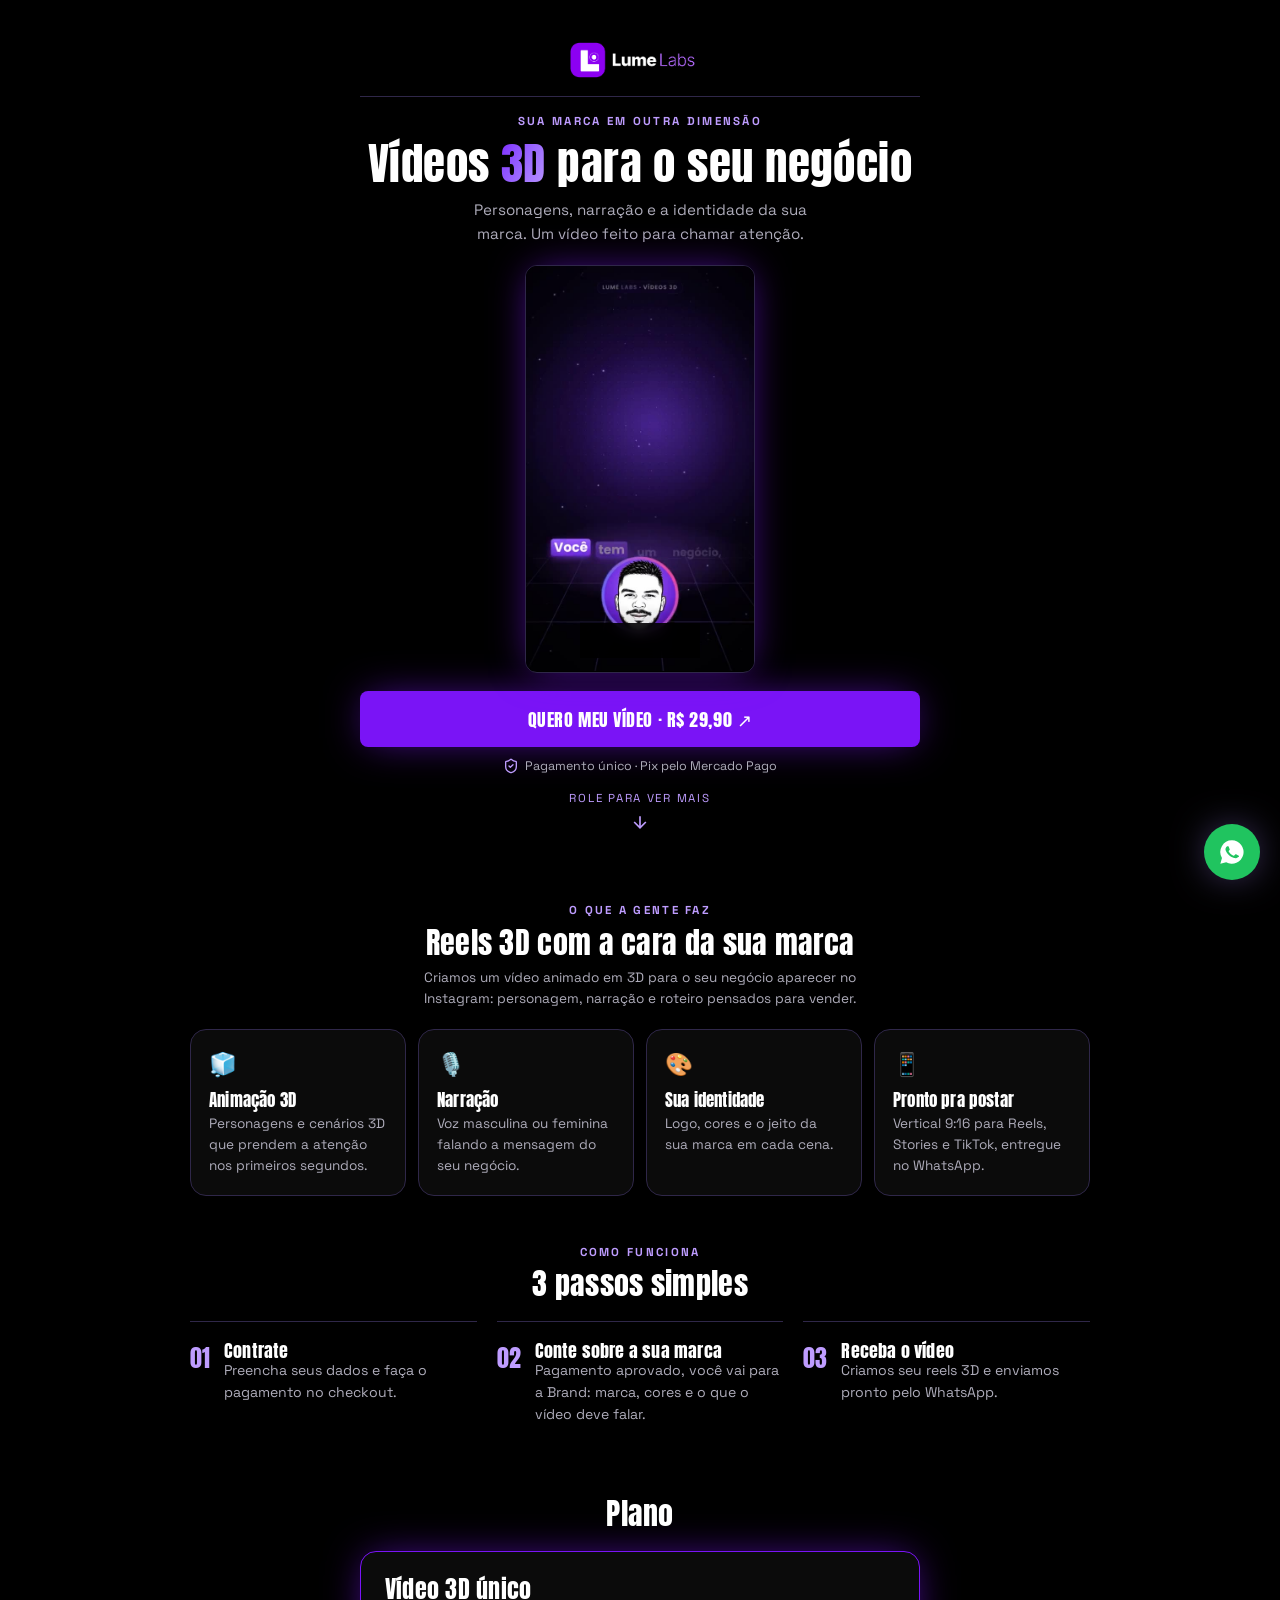
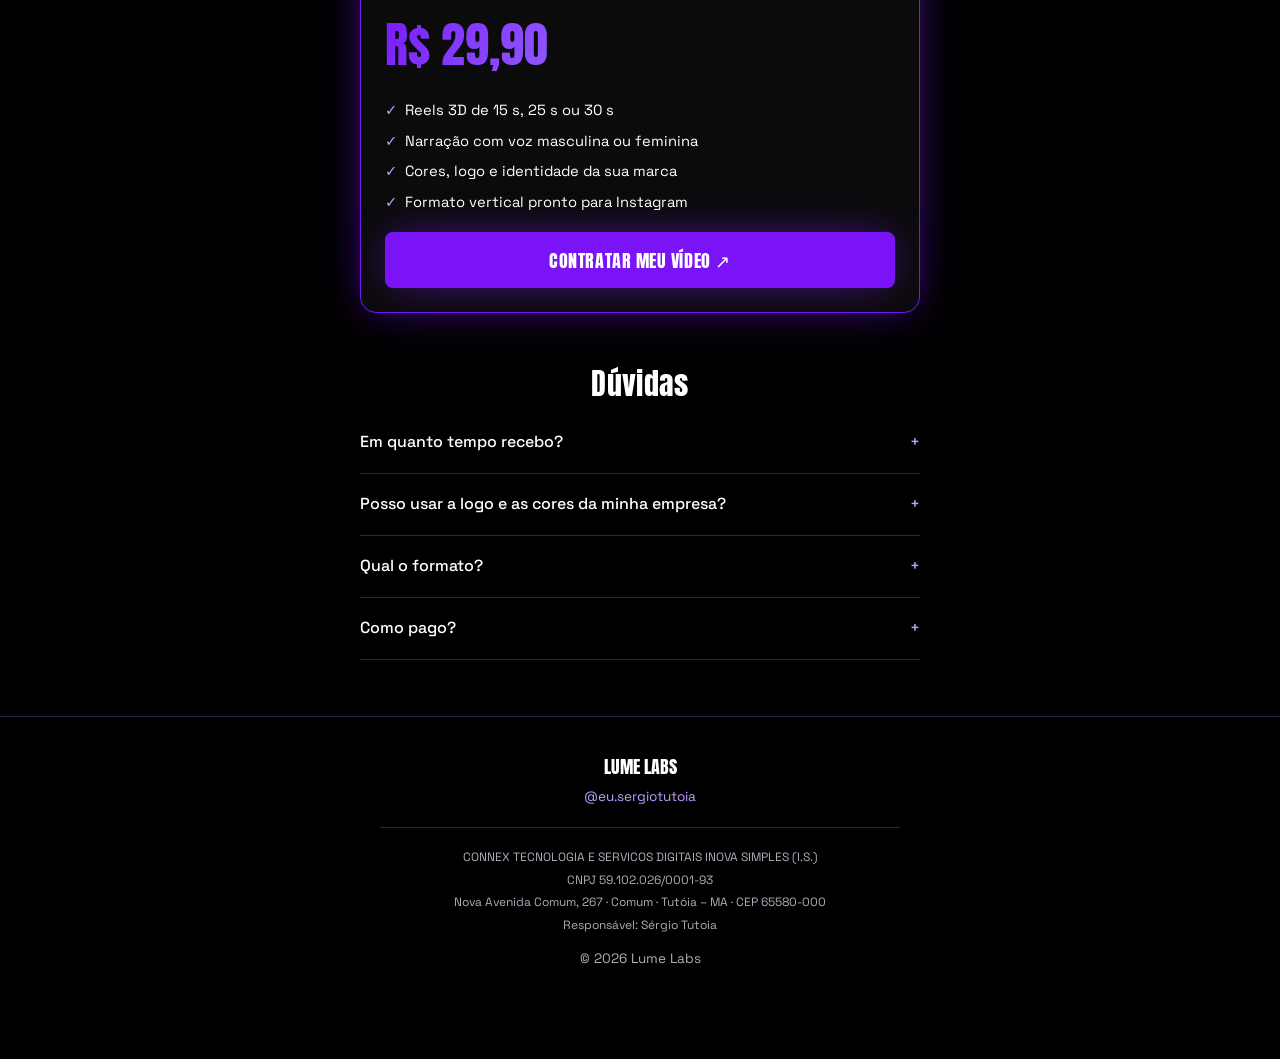
<file: index.html>
<!DOCTYPE html>
<html lang="pt-BR">
<head>
  <meta charset="UTF-8" />
  <meta name="viewport" content="width=device-width, initial-scale=1" />
  <title>Lume Labs | Vídeos 3D que fazem seu negócio aparecer</title>
  <meta name="description" content="Reels 3D personalizados com narração e a cara da sua marca." />
  <meta property="og:title" content="Lume Labs | Vídeos 3D para Instagram" />
  <meta property="og:description" content="Reels 3D personalizados com narração e a identidade da sua marca." />
  <link rel="icon" href="assets/favicon.png" type="image/png" />
  <link rel="preconnect" href="https://fonts.googleapis.com" />
  <link rel="preconnect" href="https://fonts.gstatic.com" crossorigin />
  <link rel="stylesheet" href="https://fonts.googleapis.com/css2?family=Anton&family=Space+Grotesk:wght@400;500;700&display=swap" />
  <link rel="stylesheet" href="assets/style.css" />
</head>
<body>
  <main>
    <!-- TOPO + VÍDEO -->
    <section class="hero wrap center">
      <div class="top"><img src="assets/logo-lume-labs.png" alt="Lume Labs" /></div>
      <p class="label" style="margin-top:16px">Sua marca em outra dimensão</p>
      <h1>Vídeos <span class="text-neon">3D</span> para o seu negócio</h1>
      <p class="lead">Personagens, narração e a identidade da sua marca. Um vídeo feito para chamar atenção.</p>

      <div class="video-box">
        <video id="video" src="assets/video-lume-labs.mp4" poster="assets/video-poster.jpg"
               autoplay muted loop playsinline preload="metadata"></video>
        <button type="button" class="sound-btn" id="som">🔇 Ativar som</button>
      </div>

      <a href="checkout.html" class="cta">Quero meu vídeo · R$ 29,90 ↗</a>
      <p class="secure">
        <svg viewBox="0 0 24 24" fill="none" stroke="currentColor" stroke-width="2" stroke-linecap="round" stroke-linejoin="round"><path d="M20 13c0 5-3.5 7.5-7.66 8.95a1 1 0 0 1-.67-.01C7.5 20.5 4 18 4 13V6a1 1 0 0 1 1-1c2 0 4.5-1.2 6.24-2.72a1.17 1.17 0 0 1 1.52 0C14.51 3.81 17 5 19 5a1 1 0 0 1 1 1z"/><path d="m9 12 2 2 4-4"/></svg>
        Pagamento único · Pix pelo Mercado Pago
      </p>
      <a href="#servico" class="scroll-hint">Role para ver mais
        <svg viewBox="0 0 24 24" fill="none" stroke="currentColor" stroke-width="2"><path d="M12 5v14"/><path d="m19 12-7 7-7-7"/></svg>
      </a>
    </section>

    <!-- O SERVIÇO -->
    <section id="servico" class="block wrap-wide">
      <p class="label center">O que a gente faz</p>
      <h2>Reels 3D com a cara da sua marca</h2>
      <p class="muted center small" style="max-width:460px;margin:8px auto 0">
        Criamos um vídeo animado em 3D para o seu negócio aparecer no Instagram: personagem, narração e roteiro pensados para vender.
      </p>
      <div class="services">
        <div class="service"><div class="ic">🧊</div><h3>Animação 3D</h3><p>Personagens e cenários 3D que prendem a atenção nos primeiros segundos.</p></div>
        <div class="service"><div class="ic">🎙️</div><h3>Narração</h3><p>Voz masculina ou feminina falando a mensagem do seu negócio.</p></div>
        <div class="service"><div class="ic">🎨</div><h3>Sua identidade</h3><p>Logo, cores e o jeito da sua marca em cada cena.</p></div>
        <div class="service"><div class="ic">📱</div><h3>Pronto pra postar</h3><p>Vertical 9:16 para Reels, Stories e TikTok, entregue no WhatsApp.</p></div>
      </div>
    </section>

    <!-- COMO FUNCIONA -->
    <section id="como-funciona" class="block wrap-wide">
      <p class="label center">Como funciona</p>
      <h2>3 passos simples</h2>
      <div class="steps">
        <div class="step"><span class="n">01</span><div><h3>Contrate</h3><p>Preencha seus dados e faça o pagamento no checkout.</p></div></div>
        <div class="step"><span class="n">02</span><div><h3>Conte sobre a sua marca</h3><p>Pagamento aprovado, você vai para a Brand: marca, cores e o que o vídeo deve falar.</p></div></div>
        <div class="step"><span class="n">03</span><div><h3>Receba o vídeo</h3><p>Criamos seu reels 3D e enviamos pronto pelo WhatsApp.</p></div></div>
      </div>
    </section>

    <!-- PLANO -->
    <section id="plano" class="block wrap">
      <h2>Plano</h2>
      <div class="card featured" style="margin-top:20px">
        <h3 style="font-size:1.5rem">Vídeo 3D único</h3>
        <p class="price text-neon">R$ 29,90</p>
        <ul class="checks">
          <li>Reels 3D de 15 s, 25 s ou 30 s</li>
          <li>Narração com voz masculina ou feminina</li>
          <li>Cores, logo e identidade da sua marca</li>
          <li>Formato vertical pronto para Instagram</li>
        </ul>
        <a href="checkout.html" class="cta">Contratar meu vídeo ↗</a>
      </div>
    </section>

    <!-- DÚVIDAS -->
    <section class="block wrap">
      <h2>Dúvidas</h2>
      <div style="margin-top:12px">
        <details><summary>Em quanto tempo recebo?<span>+</span></summary><p>Assim que o briefing chega, começamos a produção e mantemos você atualizado pelo WhatsApp.</p></details>
        <details><summary>Posso usar a logo e as cores da minha empresa?<span>+</span></summary><p>Sim! O vídeo é feito com a identidade da sua marca.</p></details>
        <details><summary>Qual o formato?<span>+</span></summary><p>Vertical (9:16), pronto para Reels, Stories e TikTok.</p></details>
        <details><summary>Como pago?<span>+</span></summary><p>Pagamento único por Pix, pelo Mercado Pago. Aprovou, você já preenche o briefing da sua marca.</p></details>
      </div>
    </section>
  </main>

  <script src="assets/common.js"></script>
  <script>
    const v = document.getElementById('video'), b = document.getElementById('som');
    b.addEventListener('click', () => {
      v.muted = !v.muted;
      if (!v.muted) { v.currentTime = 0; v.play(); }
      b.textContent = v.muted ? '🔇 Ativar som' : '🔊 Som ativado';
    });
  </script>
</body>
</html>
</file>
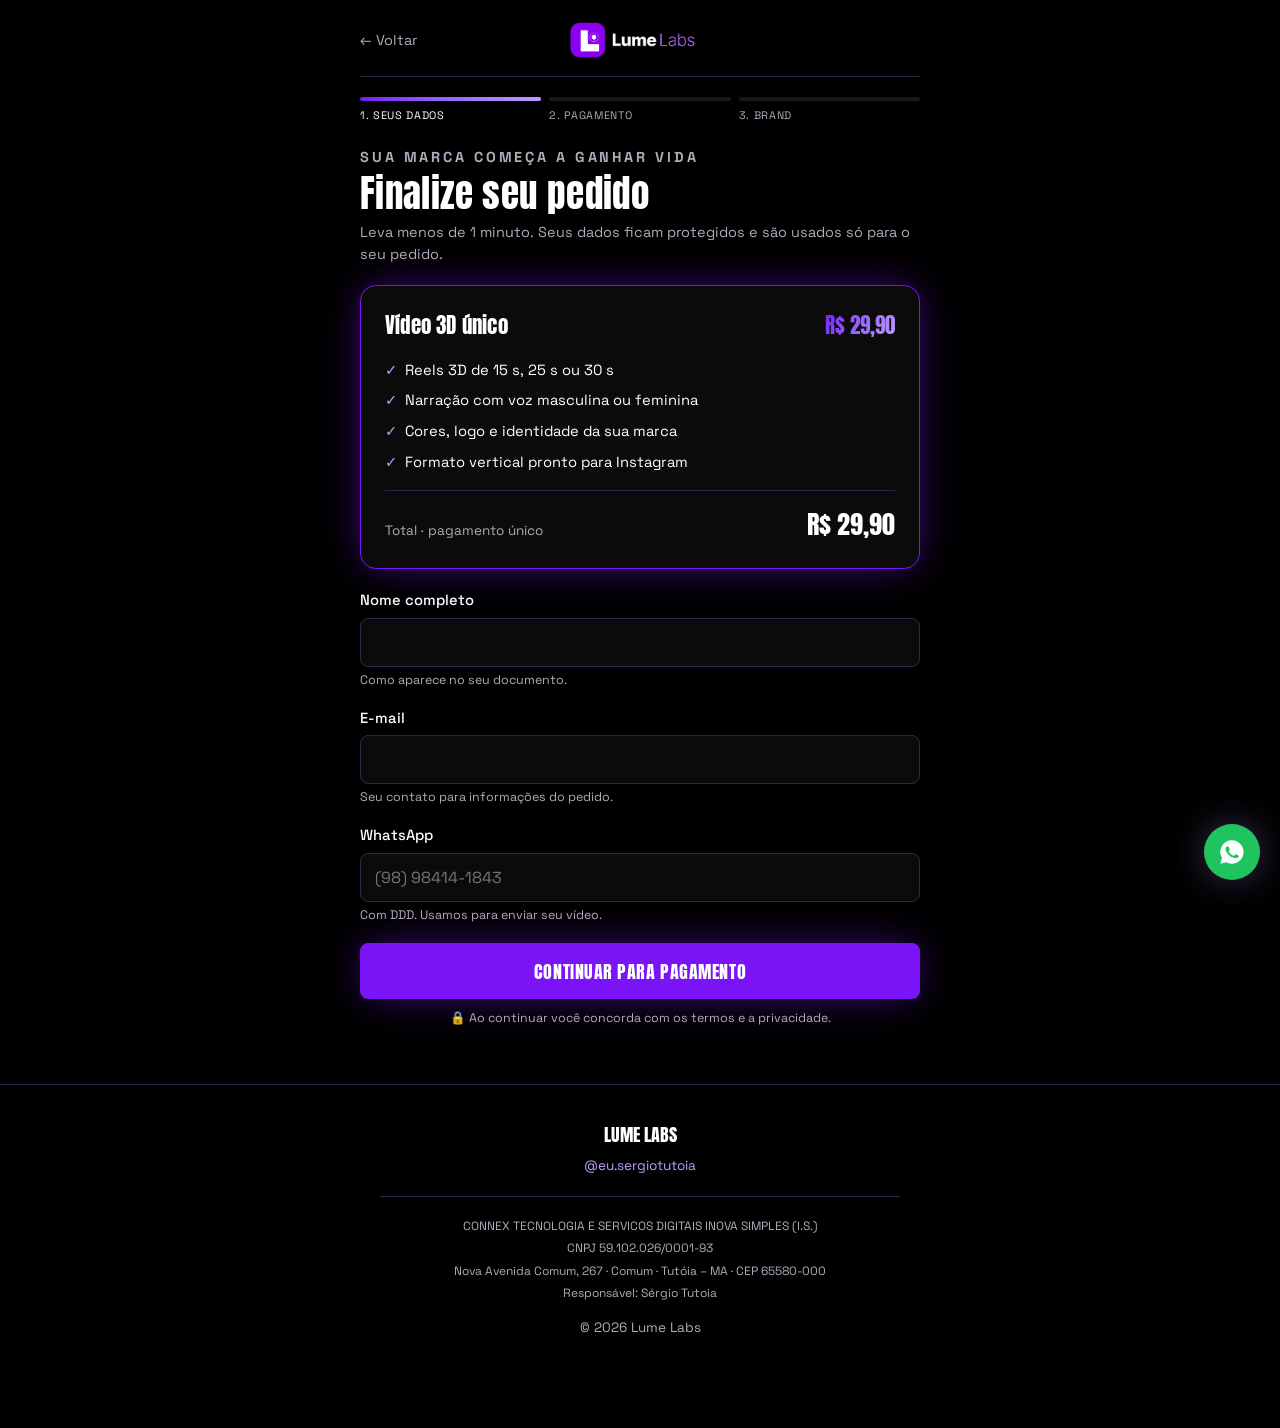
<file: brand.html>
<!DOCTYPE html>
<html lang="pt-BR">
<head>
  <meta charset="UTF-8" />
  <meta name="viewport" content="width=device-width, initial-scale=1" />
  <title>Brand | Lume Labs</title>
  <link rel="icon" href="assets/favicon.png" type="image/png" />
  <link rel="preconnect" href="https://fonts.googleapis.com" />
  <link rel="preconnect" href="https://fonts.gstatic.com" crossorigin />
  <link rel="stylesheet" href="https://fonts.googleapis.com/css2?family=Anton&family=Space+Grotesk:wght@400;500;700&display=swap" />
  <link rel="stylesheet" href="assets/style.css" />
  <script>
    // A Brand só abre depois do pagamento aprovado no checkout
    try { if (!sessionStorage.getItem('lume_pedido')) location.replace('checkout.html'); } catch (_) {}
  </script>
</head>
<body>
  <main class="wrap">
    <div class="top"><img src="assets/logo-lume-labs.png" alt="Lume Labs" /></div>

    <ol class="progress">
      <li class="done">1. Seus dados</li>
      <li class="done">2. Pagamento</li>
      <li class="on">3. Brand</li>
    </ol>

    <div id="etapa-brand">
      <div class="page-title">
        <p class="label">✓ Pagamento aprovado · <span id="pedido-id"></span></p>
        <h1>Conte sobre a sua <span class="text-neon">marca</span></h1>
        <p><span id="ola">Olá!</span> Com essas informações criamos o seu reels 3D com a cara do seu negócio.</p>
      </div>

      <form id="form-brand" novalidate>
        <div class="field">
          <label for="company">Nome da empresa</label>
          <input id="company" autocomplete="organization" />
          <p class="err" data-err="company"></p>
        </div>
        <div class="field">
          <label for="segment">Ramo do negócio</label>
          <input id="segment" placeholder="Ex.: hamburgueria, salão de beleza, loja de roupas" />
          <p class="err" data-err="segment"></p>
        </div>

        <div class="field">
          <label>Duração do vídeo</label>
          <div class="choices">
            <input type="radio" name="duration" id="d15" value="15s" checked /><label for="d15">15 s</label>
            <input type="radio" name="duration" id="d25" value="25s" /><label for="d25">25 s</label>
            <input type="radio" name="duration" id="d30" value="30s" /><label for="d30">30 s</label>
          </div>
        </div>
        <div class="field">
          <label>Voz da narração</label>
          <div class="choices">
            <input type="radio" name="voice" id="vf" value="feminina" checked /><label for="vf">Feminina</label>
            <input type="radio" name="voice" id="vm" value="masculina" /><label for="vm">Masculina</label>
          </div>
        </div>

        <div class="field">
          <label>Logo da marca</label>
          <label class="logo-drop" for="logo" style="font-weight:400;margin:0">
            <span class="thumb" id="logo-thumb">＋</span>
            <span><span id="logo-nome">Escolher arquivo</span><br><span class="muted small">PNG, JPG ou SVG. Você envia no WhatsApp junto com o briefing.</span></span>
            <input id="logo" type="file" accept="image/*" />
          </label>
        </div>

        <div class="field">
          <label for="colors">Cores da marca</label>
          <input id="colors" placeholder="Ex.: roxo e preto, #7c3aed" />
        </div>
        <div class="field">
          <label for="script">O que o vídeo deve falar?</label>
          <textarea id="script" placeholder="Ex.: Apresentar o novo combo da casa, falar do delivery e chamar para pedir pelo WhatsApp."></textarea>
          <p class="hint">Produto, promoção, diferencial, chamada para ação…</p>
          <p class="err" data-err="script"></p>
        </div>
        <div class="field">
          <label for="instagram">Instagram da empresa <span class="muted small">(opcional)</span></label>
          <input id="instagram" placeholder="@suaempresa" />
        </div>
        <div class="field">
          <label for="notes">Observações <span class="muted small">(opcional)</span></label>
          <textarea id="notes" style="min-height:80px"></textarea>
        </div>

        <button type="submit" class="cta">Enviar briefing</button>
        <p class="secure">Você será levado ao WhatsApp para confirmar o envio.</p>
      </form>
    </div>

    <div id="etapa-fim" class="hidden">
      <div class="approved">
        <div class="ok">🎬</div>
        <h2>Briefing recebido!</h2>
        <p class="muted" style="margin-top:8px">Já começamos a produção do seu vídeo 3D. Você vai receber as novidades e o vídeo pronto no WhatsApp.</p>
        <a id="wa-again" class="cta" target="_blank" rel="noreferrer">Abrir WhatsApp de novo</a>
        <a href="index.html" class="btn-outline">Voltar ao início</a>
      </div>
    </div>
  </main>

  <script src="assets/common.js"></script>
  <script>
    const $ = id => document.getElementById(id);
    const pedido = Pedido.get() || {};
    if (pedido.pedidoId) $('pedido-id').textContent = 'Pedido ' + pedido.pedidoId;
    if (pedido.nome) $('ola').textContent = `Olá, ${pedido.nome.split(' ')[0]}!`;

    // Rascunho: não perde o que digitou se recarregar a página
    const CAMPOS = ['company', 'segment', 'colors', 'script', 'instagram', 'notes'];
    try {
      const r = JSON.parse(localStorage.getItem('lume_brand_rascunho')) || {};
      CAMPOS.forEach(k => { if (r[k]) $(k).value = r[k]; });
    } catch (_) {}
    document.getElementById('form-brand').addEventListener('input', () => {
      const r = {}; CAMPOS.forEach(k => r[k] = $(k).value);
      try { localStorage.setItem('lume_brand_rascunho', JSON.stringify(r)); } catch (_) {}
    });

    let logoArquivo = null;
    $('logo').addEventListener('change', e => {
      const f = e.target.files[0]; if (!f) return;
      logoArquivo = f.name;
      $('logo-nome').textContent = f.name;
      const r = new FileReader();
      r.onload = () => { $('logo-thumb').innerHTML = `<img src="${r.result}" alt="Logo">`; };
      r.readAsDataURL(f);
    });

    function erro(campo, msg) {
      $(campo).setAttribute('aria-invalid', msg ? 'true' : 'false');
      document.querySelector(`[data-err="${campo}"]`).textContent = msg || '';
      return !msg;
    }

    $('form-brand').addEventListener('submit', e => {
      e.preventDefault();
      const b = {
        company: $('company').value.trim(),
        segment: $('segment').value.trim(),
        duration: document.querySelector('[name=duration]:checked').value,
        voice: document.querySelector('[name=voice]:checked').value,
        colors: $('colors').value.trim(),
        script: $('script').value.trim(),
        instagram: $('instagram').value.trim(),
        notes: $('notes').value.trim(),
      };
      let ok = erro('company', b.company.length >= 2 ? '' : 'Informe o nome da empresa');
      ok = erro('segment', b.segment.length >= 2 ? '' : 'Informe o ramo') && ok;
      ok = erro('script', b.script.length >= 10 ? '' : 'Conte um pouco mais (mín. 10 caracteres)') && ok;
      if (!ok) { document.querySelector('[aria-invalid=true]').focus(); return; }

      const linhas = [
        '*Briefing Lume Labs*',
        pedido.pedidoId ? `Pedido: ${pedido.pedidoId}` : '',
        pedido.nome ? `Cliente: ${pedido.nome}` : '',
        '',
        `Empresa: ${b.company}`,
        `Ramo: ${b.segment}`,
        `Duração: ${b.duration}`,
        `Voz: ${b.voice}`,
        b.colors ? `Cores: ${b.colors}` : '',
        b.instagram ? `Instagram: ${b.instagram}` : '',
        '',
        `O que o vídeo deve falar: ${b.script}`,
        b.notes ? `Observações: ${b.notes}` : '',
        logoArquivo ? '\n(Vou enviar a logo aqui na conversa.)' : '',
      ].filter((l, i, a) => l !== '' || a[i - 1] !== '');
      const link = waLink(linhas.join('\n'));

      try {
        localStorage.setItem('lume_brand', JSON.stringify({ ...b, pedidoId: pedido.pedidoId, enviadoEm: new Date().toISOString() }));
        localStorage.removeItem('lume_brand_rascunho');
      } catch (_) {}

      $('wa-again').href = link;
      $('etapa-brand').classList.add('hidden');
      $('etapa-fim').classList.remove('hidden');
      scrollTo({ top: 0 });
      window.open(link, '_blank', 'noopener');
    });
  </script>
</body>
</html>
</file>
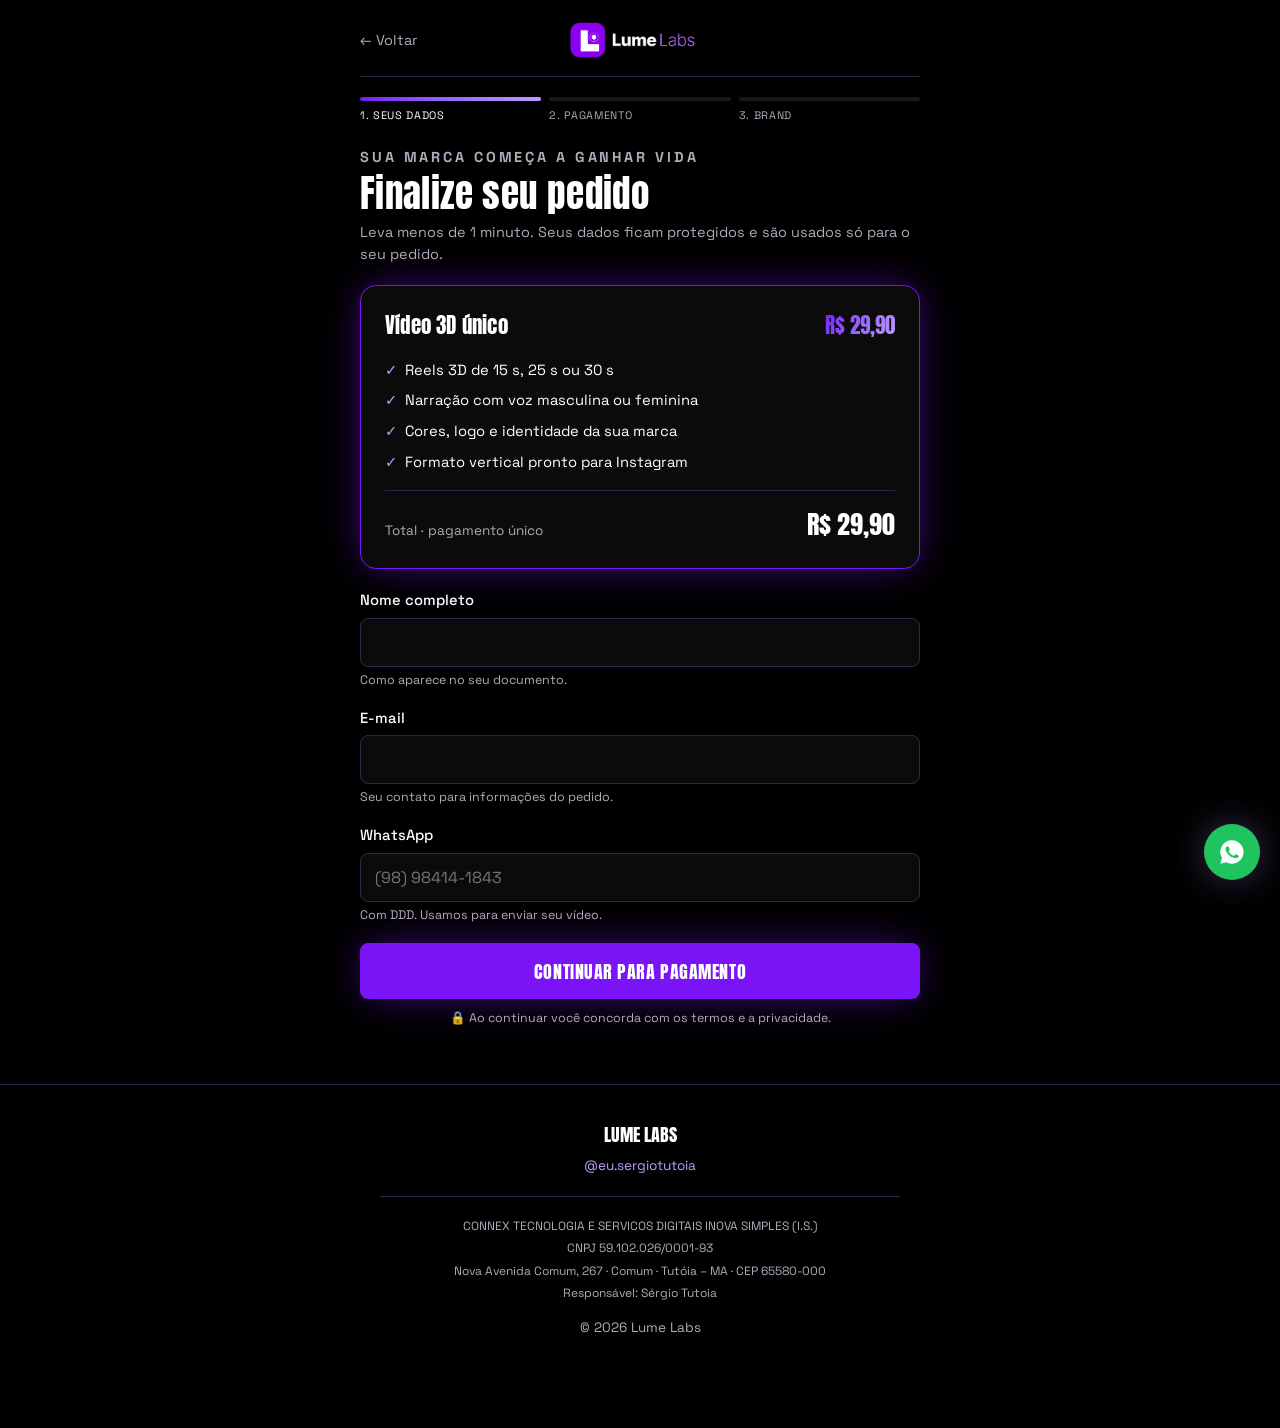
<file: checkout.html>
<!DOCTYPE html>
<html lang="pt-BR">
<head>
  <meta charset="UTF-8" />
  <meta name="viewport" content="width=device-width, initial-scale=1" />
  <title>Checkout | Lume Labs</title>
  <meta name="description" content="Finalize seu pedido do Vídeo 3D único por R$ 29,90." />
  <link rel="icon" href="assets/favicon.png" type="image/png" />
  <link rel="preconnect" href="https://fonts.googleapis.com" />
  <link rel="preconnect" href="https://fonts.gstatic.com" crossorigin />
  <link rel="stylesheet" href="https://fonts.googleapis.com/css2?family=Anton&family=Space+Grotesk:wght@400;500;700&display=swap" />
  <link rel="stylesheet" href="assets/style.css" />
</head>
<body>
  <main class="wrap">
    <div class="top"><a href="index.html" class="back">← Voltar</a><img src="assets/logo-lume-labs.png" alt="Lume Labs" /></div>

    <ol class="progress" id="progress">
      <li class="on">1. Seus dados</li>
      <li>2. Pagamento</li>
      <li>3. Brand</li>
    </ol>

    <!-- ETAPA 1: DADOS -->
    <div id="etapa-dados">
      <div class="page-title">
        <p class="label">Sua marca começa a ganhar vida</p>
        <h1>Finalize seu pedido</h1>
        <p>Leva menos de 1 minuto. Seus dados ficam protegidos e são usados só para o seu pedido.</p>
      </div>

      <div class="card featured summary">
        <div class="row"><h3 style="font-size:1.3rem">Vídeo 3D único</h3><span class="text-neon" style="font-family:var(--font-display);font-size:1.3rem">R$ 29,90</span></div>
        <ul class="checks small">
          <li>Reels 3D de 15 s, 25 s ou 30 s</li>
          <li>Narração com voz masculina ou feminina</li>
          <li>Cores, logo e identidade da sua marca</li>
          <li>Formato vertical pronto para Instagram</li>
        </ul>
        <div class="row total"><span class="muted small">Total · pagamento único</span><strong>R$ 29,90</strong></div>
      </div>

      <form id="form-dados" novalidate>
        <div class="field">
          <label for="nome">Nome completo</label>
          <input id="nome" autocomplete="name" />
          <p class="hint">Como aparece no seu documento.</p>
          <p class="err" data-err="nome"></p>
        </div>
        <div class="field">
          <label for="email">E-mail</label>
          <input id="email" type="email" inputmode="email" autocomplete="email" />
          <p class="hint">Seu contato para informações do pedido.</p>
          <p class="err" data-err="email"></p>
        </div>
        <div class="field">
          <label for="whatsapp">WhatsApp</label>
          <input id="whatsapp" type="tel" inputmode="tel" autocomplete="tel" placeholder="(98) 98414-1843" />
          <p class="hint">Com DDD. Usamos para enviar seu vídeo.</p>
          <p class="err" data-err="whatsapp"></p>
        </div>
        <button type="submit" class="cta">Continuar para pagamento</button>
        <p class="secure">🔒 Ao continuar você concorda com os termos e a privacidade.</p>
      </form>
    </div>

    <!-- ETAPA 2: PIX -->
    <div id="etapa-pix" class="hidden">
      <div class="page-title">
        <p class="label">Pagamento seguro</p>
        <h1>Pague com Pix</h1>
        <p>Abra o app do seu banco, escaneie o QR Code ou use o Pix copia e cola.</p>
      </div>
      <div class="card featured pix-box">
        <div class="row" style="display:flex;justify-content:space-between"><span class="muted small">Total</span><strong style="font-family:var(--font-display);font-size:1.5rem;font-weight:400">R$ 29,90</strong></div>
        <div class="qr" id="qr" aria-label="QR Code Pix"></div>
        <p class="small muted">Pix copia e cola</p>
        <div class="copy-row">
          <input id="pix-code" readonly />
          <button type="button" class="btn-outline" id="copiar">Copiar</button>
        </div>
        <div class="waiting" id="aguardando"><span class="spinner"></span>Aguardando confirmação do pagamento…</div>
      </div>
      <p class="secure">🔒 Pix pelo Mercado Pago · aprovação automática</p>
      <p class="demo-note" id="demo-note">Modo demonstração: o pagamento é aprovado sozinho em alguns segundos. Ligue o Mercado Pago em <code>checkout.html</code> para cobrar de verdade.</p>
    </div>

    <!-- APROVADO -->
    <div id="etapa-ok" class="hidden">
      <div class="approved">
        <div class="ok">✓</div>
        <p class="label">Pedido <span id="ok-id"></span></p>
        <h2>Pagamento aprovado!</h2>
        <p class="muted" style="margin-top:8px">Agora conte sobre a sua marca para começarmos o seu vídeo.</p>
        <a href="brand.html" class="cta">Ir para a Brand →</a>
        <p class="muted small" style="margin-top:10px">Redirecionando automaticamente…</p>
      </div>
    </div>
  </main>

  <script src="assets/common.js"></script>
  <script>
    /*
     * ============ INTEGRAÇÃO DE PAGAMENTO ============
     * DEMO = true  -> simula o Pix e aprova sozinho (para testar o fluxo).
     * DEMO = false -> chama o seu backend, que fala com o Mercado Pago:
     *   POST /api/pix            body {nome,email,whatsapp} -> {pedidoId, qrCodeBase64, copiaECola}
     *   GET  /api/pix/:pedidoId  -> {status: 'pending' | 'approved' | 'rejected'}
     * A chave secreta do Mercado Pago fica SÓ no backend, nunca nesta página.
     */
    const DEMO = true;

    async function criarPix(dados) {
      if (DEMO) {
        const pedidoId = 'LL-' + Date.now().toString(36).toUpperCase();
        return { pedidoId, qrCodeBase64: null, copiaECola: '00020126DEMO-LUMELABS-' + pedidoId + '5204000053039865406' + LUME.preco.toFixed(2) + '5802BR' };
      }
      const r = await fetch('/api/pix', { method: 'POST', headers: { 'Content-Type': 'application/json' }, body: JSON.stringify(dados) });
      if (!r.ok) throw new Error('Falha ao gerar Pix');
      return r.json();
    }

    async function statusPix(pedidoId, inicio) {
      if (DEMO) return Date.now() - inicio > 4000 ? 'approved' : 'pending';
      const r = await fetch('/api/pix/' + encodeURIComponent(pedidoId));
      return r.ok ? (await r.json()).status : 'pending';
    }
    // ================================================

    const $ = id => document.getElementById(id);
    if (!DEMO) $('demo-note').classList.add('hidden');

    // Máscara do WhatsApp: (98) 98414-1843
    const digitos = s => s.replace(/\D/g, '');
    $('whatsapp').addEventListener('input', e => {
      const t = digitos(e.target.value).slice(0, 11);
      e.target.value = t.length <= 2 ? (t ? `(${t}` : '') : t.length <= 7 ? `(${t.slice(0,2)}) ${t.slice(2)}` : `(${t.slice(0,2)}) ${t.slice(2,7)}-${t.slice(7)}`;
    });

    function erro(campo, msg) {
      $(campo).setAttribute('aria-invalid', msg ? 'true' : 'false');
      document.querySelector(`[data-err="${campo}"]`).textContent = msg || '';
      return !msg;
    }

    function etapa(n) {
      $('etapa-dados').classList.toggle('hidden', n !== 1);
      $('etapa-pix').classList.toggle('hidden', n !== 2);
      $('etapa-ok').classList.toggle('hidden', n !== 3);
      [...$('progress').children].forEach((li, i) => {
        li.classList.toggle('on', i + 1 === n);
        li.classList.toggle('done', i + 1 < n);
      });
      scrollTo({ top: 0, behavior: 'smooth' });
    }

    // QR decorativo enquanto não há QR real do Mercado Pago
    function qrDemo(texto) {
      let h = 0; for (const c of texto) h = (h * 31 + c.charCodeAt(0)) >>> 0;
      const n = 25, cel = [];
      const finder = (x, y) => [[0,0],[n-7,0],[0,n-7]].some(([a,b]) => x>=a && x<a+7 && y>=b && y<b+7);
      const finderOn = (x, y) => { for (const [a,b] of [[0,0],[n-7,0],[0,n-7]]) { if (x>=a&&x<a+7&&y>=b&&y<b+7) { const dx=x-a, dy=y-b; return dx===0||dx===6||dy===0||dy===6||(dx>=2&&dx<=4&&dy>=2&&dy<=4); } } return false; };
      for (let y = 0; y < n; y++) for (let x = 0; x < n; x++) {
        h = (h * 1103515245 + 12345) >>> 0;
        const on = finder(x, y) ? finderOn(x, y) : (h >> 16) & 1;
        if (on) cel.push(`<rect x="${x}" y="${y}" width="1" height="1"/>`);
      }
      return `<svg viewBox="0 0 ${n} ${n}" shape-rendering="crispEdges" fill="#000">${cel.join('')}</svg>`;
    }

    $('form-dados').addEventListener('submit', async e => {
      e.preventDefault();
      const dados = { nome: $('nome').value.trim(), email: $('email').value.trim(), whatsapp: digitos($('whatsapp').value) };
      let ok = erro('nome', dados.nome.length >= 3 ? '' : 'Digite seu nome completo');
      ok = erro('email', /^[^\s@]+@[^\s@]+\.[^\s@]+$/.test(dados.email) ? '' : 'E-mail inválido') && ok;
      ok = erro('whatsapp', [10, 11].includes(dados.whatsapp.length) ? '' : 'WhatsApp com DDD, ex.: (98) 98414-1843') && ok;
      if (!ok) return;

      const btn = e.submitter; btn.disabled = true; btn.textContent = 'Gerando Pix…';
      let pix;
      try { pix = await criarPix(dados); }
      catch (_) { btn.disabled = false; btn.textContent = 'Continuar para pagamento'; alert('Não foi possível gerar o Pix. Tente novamente.'); return; }

      $('qr').innerHTML = pix.qrCodeBase64 ? `<img src="data:image/png;base64,${pix.qrCodeBase64}" alt="QR Code Pix">` : qrDemo(pix.copiaECola);
      $('pix-code').value = pix.copiaECola;
      etapa(2);

      const inicio = Date.now();
      const timer = setInterval(async () => {
        const s = await statusPix(pix.pedidoId, inicio);
        if (s === 'pending') return;
        clearInterval(timer);
        if (s !== 'approved') { alert('Pagamento não aprovado. Tente novamente.'); location.reload(); return; }
        Pedido.set({ ...dados, pedidoId: pix.pedidoId, valor: LUME.preco, produto: LUME.produto, aprovadoEm: new Date().toISOString() });
        $('ok-id').textContent = pix.pedidoId;
        etapa(3);
        setTimeout(() => location.href = 'brand.html', 3000);
      }, 1500);
    });

    $('copiar').addEventListener('click', async () => {
      try { await navigator.clipboard.writeText($('pix-code').value); } catch (_) { $('pix-code').select(); document.execCommand('copy'); }
      $('copiar').textContent = 'Copiado!';
      setTimeout(() => $('copiar').textContent = 'Copiar', 2000);
    });
  </script>
</body>
</html>
</file>
<file: assets/style.css>
/* Identidade Lume Labs — preto + roxo neon, Anton + Space Grotesk */
:root {
  --bg: oklch(0% 0 0);
  --fg: oklch(100% 0 0);
  --card: oklch(15% 0 0);
  --muted: oklch(21% 0 0);
  --muted-fg: oklch(75% .02 293);
  --primary: oklch(52% .28 293);
  --secondary: oklch(78% .19 293);
  --border: oklch(30% .06 293);
  --danger: oklch(65% .22 25);
  --whatsapp: oklch(72% .19 150);
  --gradient-neon: linear-gradient(120deg, oklch(52% .28 293), oklch(78% .19 293));
  --shadow-neon: 0 0 40px -8px color-mix(in oklab, var(--primary) 70%, transparent);
  --radius: 1rem;
  --font-display: "Anton", Impact, sans-serif;
  --font-sans: "Space Grotesk", system-ui, sans-serif;
}
* { box-sizing: border-box; margin: 0; padding: 0; }
html { scroll-behavior: smooth; }
body { background: var(--bg); color: var(--fg); font-family: var(--font-sans); line-height: 1.55; -webkit-font-smoothing: antialiased; }
a { color: inherit; text-decoration: none; }
img, video { display: block; max-width: 100%; }
h1, h2, h3 { font-family: var(--font-display); font-weight: 400; letter-spacing: .01em; line-height: 1.1; }
.wrap { width: min(560px, 100% - 40px); margin-inline: auto; }
.wrap-wide { width: min(900px, 100% - 40px); margin-inline: auto; }
.center { text-align: center; }
.muted { color: var(--muted-fg); }
.small { font-size: .85rem; }
.hidden { display: none !important; }

.text-neon { background: var(--gradient-neon); -webkit-background-clip: text; background-clip: text; color: transparent; }
.label { text-transform: uppercase; letter-spacing: .2em; color: var(--secondary); font-size: .72rem; font-weight: 700; }

/* Topo */
.top { display: flex; align-items: center; justify-content: center; position: relative; padding: 16px 0 12px; border-bottom: 1px solid var(--border); }
.top img { height: 48px; width: auto; }
.top .back { position: absolute; left: 0; color: var(--muted-fg); font-size: .9rem; }
.top .back:hover { color: var(--fg); }

/* Hero */
.hero { padding: 20px 0 8px; }
.hero h1 { font-size: clamp(1.9rem, 8vw, 2.8rem); margin-top: 8px; }
.hero p.lead { color: var(--muted-fg); font-size: .95rem; max-width: 380px; margin: 10px auto 0; }
.video-box { position: relative; width: 62%; max-width: 230px; margin: 20px auto 0; border-radius: 12px; overflow: hidden; border: 1px solid var(--border); box-shadow: var(--shadow-neon); background: #000; }
.video-box video { width: 100%; aspect-ratio: 9 / 16; object-fit: cover; }
.sound-btn { position: absolute; left: 50%; bottom: 14px; transform: translateX(-50%); display: flex; align-items: center; gap: 6px; padding: 9px 16px; border-radius: 999px; border: 0; background: color-mix(in oklab, var(--bg) 85%, transparent); color: var(--fg); font: 500 .85rem var(--font-sans); cursor: pointer; backdrop-filter: blur(6px); white-space: nowrap; }

/* Botões */
.cta { display: flex; align-items: center; justify-content: center; gap: 8px; width: 100%; min-height: 56px; padding: 14px 18px; margin-top: 18px; border: 0; border-radius: .5rem; background: var(--primary); color: #fff; box-shadow: var(--shadow-neon); font: 400 1.15rem var(--font-display); text-transform: uppercase; letter-spacing: .03em; cursor: pointer; transition: transform .15s, filter .15s; }
.cta:hover { filter: brightness(1.12); }
.cta:active { transform: scale(.98); }
.cta:disabled { opacity: .55; cursor: not-allowed; }
.btn-outline { display: flex; align-items: center; justify-content: center; gap: 8px; width: 100%; min-height: 48px; padding: 12px; margin-top: 10px; border-radius: .5rem; border: 1px solid var(--border); background: transparent; color: var(--fg); font: 500 .95rem var(--font-sans); cursor: pointer; }
.btn-outline:hover { border-color: var(--secondary); }
.secure { display: flex; align-items: center; justify-content: center; gap: 6px; margin-top: 10px; font-size: .78rem; color: var(--muted-fg); }
.secure svg { width: 16px; height: 16px; color: var(--secondary); }
.scroll-hint { display: flex; flex-direction: column; align-items: center; gap: 4px; padding: 14px 0; font-size: .72rem; text-transform: uppercase; letter-spacing: .15em; color: var(--secondary); }
.scroll-hint svg { width: 20px; height: 20px; animation: bounce 1s infinite; }
@keyframes bounce { 0%,100% { transform: translateY(-20%); } 50% { transform: none; } }
@media (prefers-reduced-motion: reduce) { .scroll-hint svg { animation: none; } }

/* Seções */
section.block { padding-top: 48px; }
section.block h2 { font-size: 1.9rem; text-align: center; margin-top: 6px; }
.steps { display: grid; gap: 0; margin-top: 20px; }
@media (min-width: 640px) { .steps { grid-template-columns: repeat(3, 1fr); gap: 20px; } }
.step { display: flex; gap: 14px; align-items: flex-start; padding: 18px 0; border-top: 1px solid var(--border); }
.step .n { font-family: var(--font-display); font-size: 1.5rem; color: var(--secondary); }
.step h3 { font-size: 1.15rem; }
.step p { color: var(--muted-fg); font-size: .88rem; }

.services { display: grid; gap: 12px; grid-template-columns: repeat(auto-fit, minmax(160px, 1fr)); margin-top: 20px; }
.service { background: var(--card); border: 1px solid var(--border); border-radius: var(--radius); padding: 18px; }
.service .ic { font-size: 1.4rem; }
.service h3 { font-size: 1.05rem; margin: 8px 0 4px; }
.service p { color: var(--muted-fg); font-size: .85rem; }

.card { background: var(--card); border: 1px solid var(--border); border-radius: var(--radius); padding: 24px; }
.card.featured { border-color: var(--primary); box-shadow: var(--shadow-neon); }
.price { font-family: var(--font-display); font-size: 3rem; margin-top: 6px; }
.checks { list-style: none; margin-top: 16px; display: grid; gap: 8px; font-size: .92rem; }
.checks li { display: flex; gap: 8px; }
.checks li::before { content: "✓"; color: var(--secondary); font-weight: 700; }

details { border-bottom: 1px solid var(--border); padding: 18px 0; }
summary { list-style: none; display: flex; justify-content: space-between; cursor: pointer; font-weight: 500; }
summary::-webkit-details-marker { display: none; }
summary span { color: var(--secondary); transition: transform .2s; }
details[open] summary span { transform: rotate(45deg); }
details p { color: var(--muted-fg); font-size: .9rem; margin-top: 8px; }

/* Rodapé */
.footer { margin-top: 56px; border-top: 1px solid var(--border); padding: 36px 20px 90px; text-align: center; color: var(--muted-fg); font-size: .85rem; }
.footer .brand { font-family: var(--font-display); text-transform: uppercase; font-size: 1.1rem; color: var(--fg); }
.footer a.ig { color: var(--secondary); display: inline-block; margin-top: 6px; }
.footer .legal { max-width: 520px; margin: 20px auto 0; padding-top: 20px; border-top: 1px solid var(--border); font-size: .75rem; display: grid; gap: 4px; }

.wa-float { position: fixed; right: 20px; bottom: 20px; z-index: 40; width: 56px; height: 56px; border-radius: 50%; display: grid; place-items: center; background: var(--whatsapp); color: #fff; box-shadow: 0 0 40px -10px color-mix(in oklab, var(--secondary) 70%, transparent); transition: transform .15s; }
.wa-float:hover { transform: scale(1.06); }
.wa-float svg { width: 28px; height: 28px; }

/* Etapas do checkout */
.progress { display: flex; gap: 8px; list-style: none; margin-top: 20px; }
.progress li { flex: 1; display: grid; gap: 6px; font-size: .68rem; text-transform: uppercase; letter-spacing: .06em; color: var(--muted-fg); }
.progress li::before { content: ""; height: 4px; border-radius: 99px; background: var(--muted); }
.progress li.done::before, .progress li.on::before { background: var(--gradient-neon); }
.progress li.on { color: var(--fg); }

.page-title { margin-top: 22px; }
.page-title h1 { font-size: clamp(1.7rem, 7vw, 2.3rem); margin-top: 6px; }
.page-title p { color: var(--muted-fg); font-size: .9rem; margin-top: 6px; }

.summary { margin-top: 20px; }
.summary .row { display: flex; justify-content: space-between; align-items: baseline; gap: 12px; }
.summary .total { border-top: 1px solid var(--border); margin-top: 16px; padding-top: 14px; }
.summary .total strong { font-family: var(--font-display); font-size: 1.6rem; font-weight: 400; }

/* Formulários */
form { margin-top: 20px; }
.field { margin-bottom: 16px; }
.field label { display: block; font-weight: 500; font-size: .92rem; margin-bottom: 6px; }
.field .hint { color: var(--muted-fg); font-size: .78rem; margin-top: 4px; }
.field .err { color: var(--danger); font-size: .8rem; margin-top: 4px; }
input, select, textarea { width: 100%; padding: 13px 14px; border-radius: .5rem; border: 1px solid var(--border); background: var(--card); color: var(--fg); font: 400 1rem var(--font-sans); }
input:focus, select:focus, textarea:focus { outline: 2px solid var(--primary); outline-offset: 1px; border-color: var(--primary); }
input[aria-invalid="true"], textarea[aria-invalid="true"] { border-color: var(--danger); }
textarea { resize: vertical; min-height: 110px; }
.grid-2 { display: grid; gap: 12px; grid-template-columns: 1fr 1fr; }
.choices { display: grid; grid-auto-flow: column; grid-auto-columns: 1fr; gap: 8px; }
.choices input { position: absolute; opacity: 0; pointer-events: none; }
.choices label { display: block; text-align: center; padding: 12px 6px; border: 1px solid var(--border); border-radius: .5rem; background: var(--card); cursor: pointer; font-weight: 500; margin: 0; }
.choices input:checked + label { border-color: var(--primary); box-shadow: var(--shadow-neon); color: var(--secondary); }
.choices input:focus-visible + label { outline: 2px solid var(--primary); }

/* Pix */
.pix-box { margin-top: 20px; text-align: center; }
.qr { width: 200px; height: 200px; margin: 14px auto; padding: 10px; background: #fff; border-radius: 12px; }
.qr svg { width: 100%; height: 100%; }
.copy-row { display: flex; gap: 8px; margin-top: 8px; }
.copy-row input { font-family: ui-monospace, monospace; font-size: .75rem; color: var(--muted-fg); }
.copy-row button { flex: none; width: auto; margin: 0; padding: 0 16px; }
.waiting { display: flex; align-items: center; justify-content: center; gap: 10px; margin-top: 14px; color: var(--muted-fg); font-size: .88rem; }
.spinner { width: 18px; height: 18px; border: 2px solid var(--border); border-top-color: var(--secondary); border-radius: 50%; animation: spin .8s linear infinite; }
@keyframes spin { to { transform: rotate(360deg); } }
.approved { text-align: center; padding: 28px 0 8px; }
.approved .ok { width: 72px; height: 72px; margin: 0 auto 14px; border-radius: 50%; display: grid; place-items: center; background: var(--gradient-neon); font-size: 2.2rem; box-shadow: var(--shadow-neon); }
.approved h2 { font-size: 2rem; }
.demo-note { margin-top: 14px; padding: 10px 12px; border: 1px dashed var(--border); border-radius: .5rem; color: var(--muted-fg); font-size: .78rem; text-align: center; }

/* Logo upload na Brand */
.logo-drop { display: flex; align-items: center; gap: 12px; padding: 12px; border: 1px dashed var(--border); border-radius: .5rem; cursor: pointer; }
.logo-drop .thumb { width: 52px; height: 52px; flex: none; border-radius: 10px; background: var(--muted); display: grid; place-items: center; overflow: hidden; color: var(--muted-fg); }
.logo-drop .thumb img { width: 100%; height: 100%; object-fit: contain; }
.logo-drop input { display: none; }
.field label.logo-drop { display: flex; }
</file>
